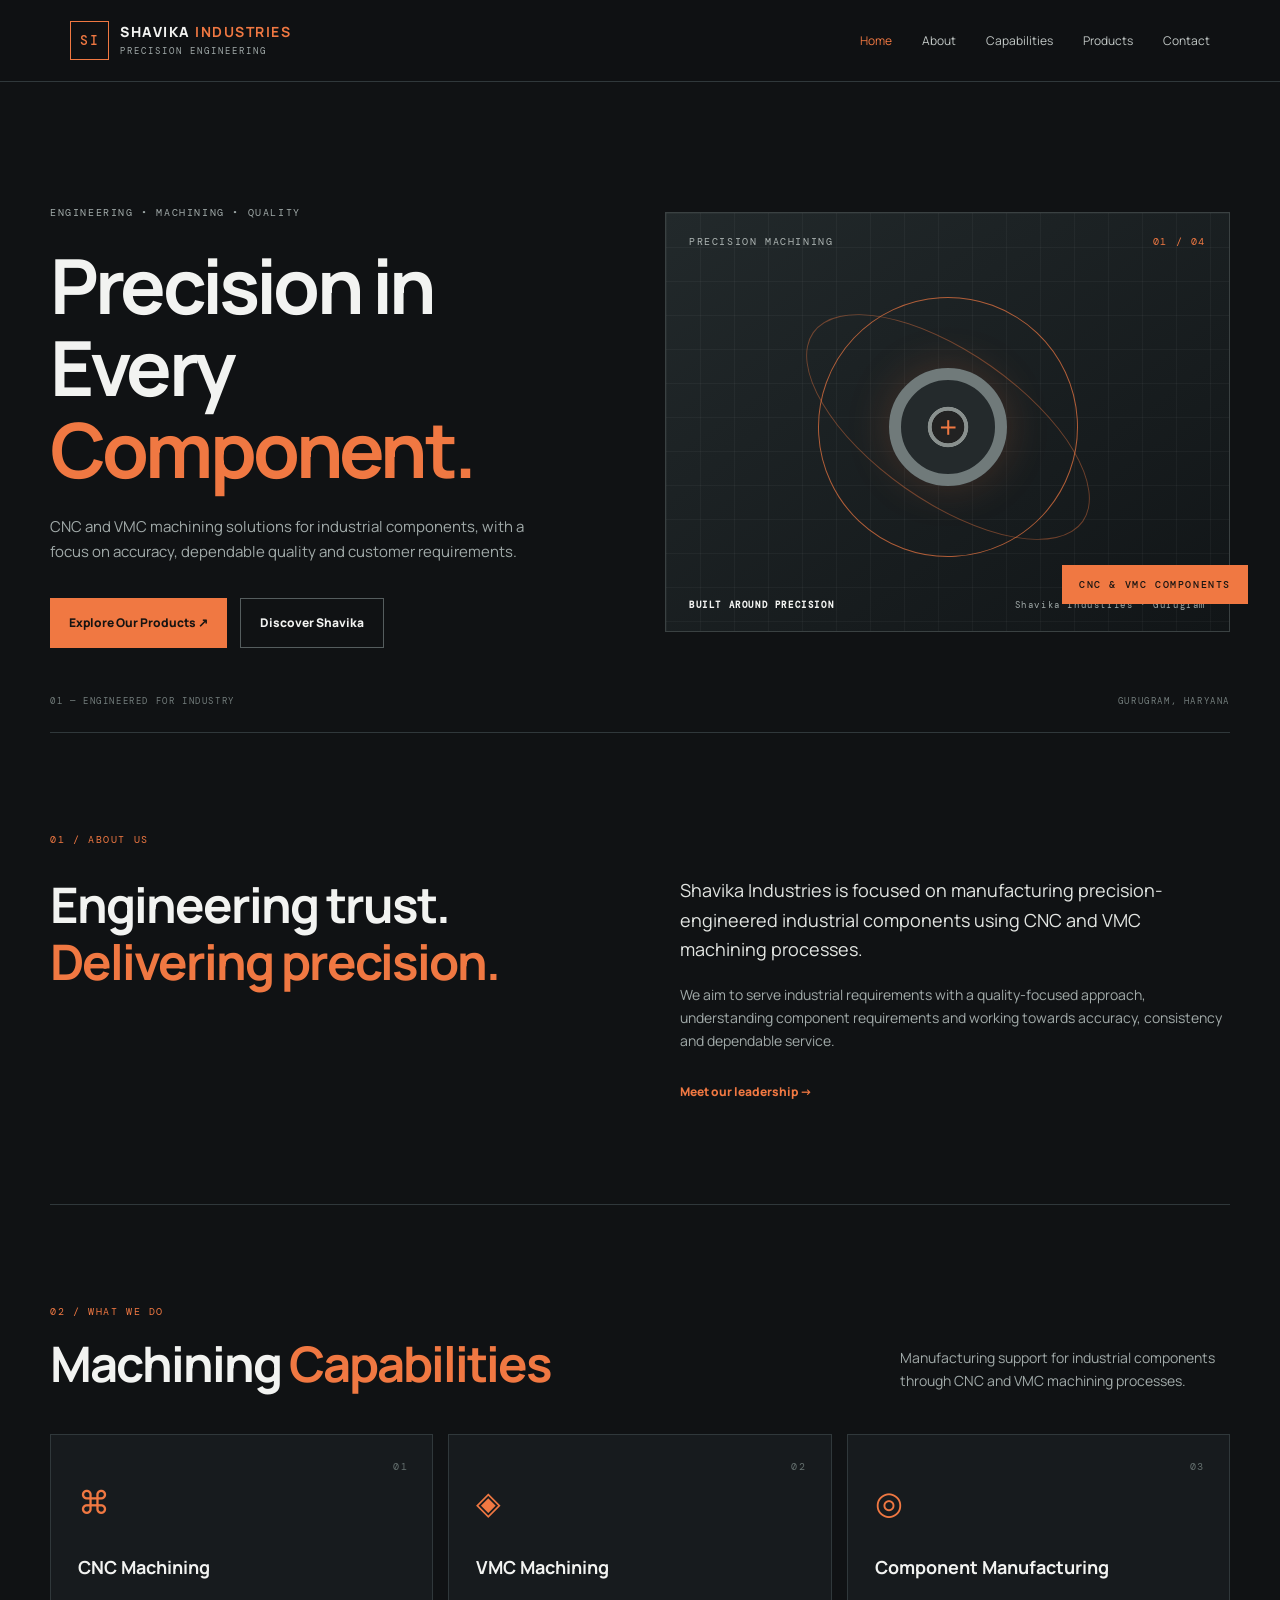
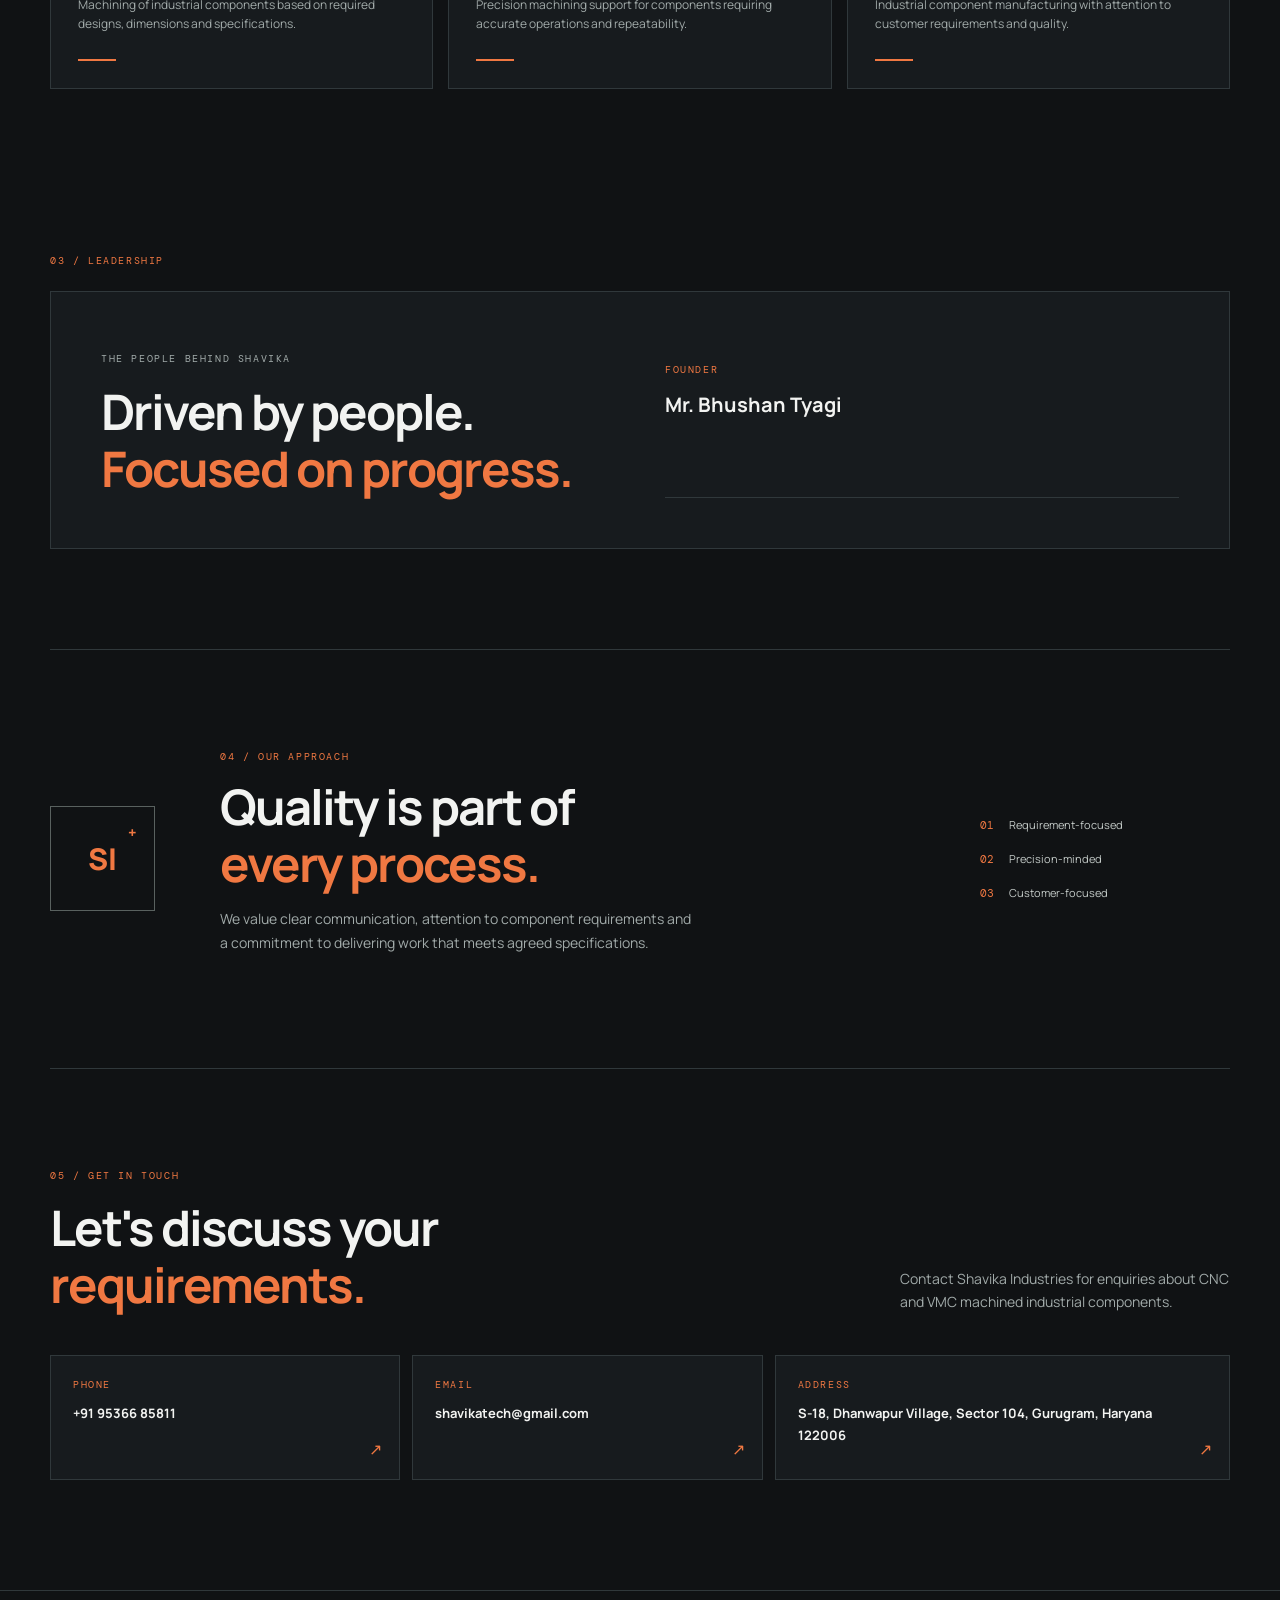
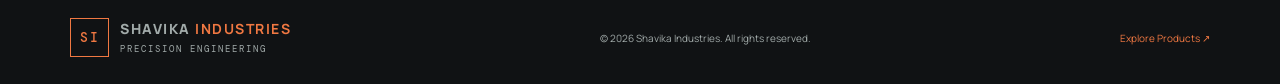
<file: index.html>
<!DOCTYPE html>
<html lang="en">
<head>
  <meta charset="UTF-8">
  <meta name="viewport" content="width=device-width, initial-scale=1.0">
  <meta name="description" content="Shavika Industries - Precision CNC and VMC machined industrial components in Gurugram, Haryana.">
  <title>Shavika Industries | Precision Engineering</title>
  <link rel="stylesheet" href="style.css">
</head>
<body>

<header class="site-header">
  <a class="brand" href="index.html">
    <span class="brand-mark">SI</span>
    <span>SHAVIKA <b>INDUSTRIES</b>
      <small>PRECISION ENGINEERING</small>
    </span>
  </a>

  <button class="menu-toggle" aria-label="Toggle navigation">☰</button>

  <nav class="nav">
    <a class="active" href="index.html">Home</a>
    <a href="#about">About</a>
    <a href="#capabilities">Capabilities</a>
    <a href="products.html">Products</a>
    <a href="#contact">Contact</a>
  </nav>
</header>

<main>
  <section class="hero">
    <div class="hero-content">
      <p class="eyebrow">ENGINEERING • MACHINING • QUALITY</p>

      <h1>Precision in Every<br><em>Component.</em></h1>

      <p class="hero-copy">
        CNC and VMC machining solutions for industrial components,
        with a focus on accuracy, dependable quality and customer requirements.
      </p>

      <div class="hero-actions">
        <a class="btn btn-primary" href="products.html">
          Explore Our Products ↗
        </a>
        <a class="btn btn-outline" href="#about">
          Discover Shavika
        </a>
      </div>
    </div>

    <div class="hero-visual">
      <div class="visual-frame">
        <div class="visual-grid"></div>
        <div class="machine-label">
          PRECISION MACHINING <span>01 / 04</span>
        </div>

        <div class="hero-graphic">
          <div class="ring ring-one"></div>
          <div class="ring ring-two"></div>
          <div class="core"></div>
          <div class="crosshair">+</div>
        </div>

        <div class="visual-caption">
          <b>BUILT AROUND PRECISION</b>
          <span>Shavika Industries · Gurugram</span>
        </div>
      </div>
      <div class="floating-tag">CNC & VMC COMPONENTS</div>
    </div>

    <div class="hero-bottom">
      <span>01 — ENGINEERED FOR INDUSTRY</span>
      <span>GURUGRAM, HARYANA</span>
    </div>
  </section>

  <section class="intro section" id="about">
    <div class="section-kicker">01 / ABOUT US</div>

    <div class="intro-grid">
      <h2>Engineering trust.<br><em>Delivering precision.</em></h2>

      <div>
        <p class="lead">
          Shavika Industries is focused on manufacturing
          precision-engineered industrial components using
          CNC and VMC machining processes.
        </p>

        <p>
          We aim to serve industrial requirements with a
          quality-focused approach, understanding component
          requirements and working towards accuracy,
          consistency and dependable service.
        </p>

        <a class="text-link" href="#leadership">
          Meet our leadership →
        </a>
      </div>
    </div>
  </section>

  <section class="capabilities section" id="capabilities">
    <div class="section-heading">
      <div>
        <div class="section-kicker">02 / WHAT WE DO</div>
        <h2>Machining <em>Capabilities</em></h2>
      </div>

      <p>
        Manufacturing support for industrial components
        through CNC and VMC machining processes.
      </p>
    </div>

    <div class="capability-grid">
      <article class="cap-card">
        <span class="cap-number">01</span>
        <div class="cap-icon">⌘</div>
        <h3>CNC Machining</h3>
        <p>
          Machining of industrial components based on
          required designs, dimensions and specifications.
        </p>
        <span class="card-line"></span>
      </article>

      <article class="cap-card">
        <span class="cap-number">02</span>
        <div class="cap-icon">◈</div>
        <h3>VMC Machining</h3>
        <p>
          Precision machining support for components
          requiring accurate operations and repeatability.
        </p>
        <span class="card-line"></span>
      </article>

      <article class="cap-card">
        <span class="cap-number">03</span>
        <div class="cap-icon">◎</div>
        <h3>Component Manufacturing</h3>
        <p>
          Industrial component manufacturing with attention
          to customer requirements and quality.
        </p>
        <span class="card-line"></span>
      </article>
    </div>
  </section>

  <section class="leadership section" id="leadership">
    <div class="section-kicker">03 / LEADERSHIP</div>

    <div class="leadership-panel">
      <div>
        <p class="eyebrow">THE PEOPLE BEHIND SHAVIKA</p>
        <h2>Driven by people.<br><em>Focused on progress.</em></h2>
      </div>

      <div class="leaders">
    <div class="leader">
        <span>FOUNDER</span>
        <h3>Mr. Bhushan Tyagi</h3>
    </div>
</div>
</div>
</section>

  <section class="quality section">
    <div class="quality-mark">SI<span>+</span></div>

    <div>
      <div class="section-kicker">04 / OUR APPROACH</div>
      <h2>Quality is part of<br><em>every process.</em></h2>
      <p>
        We value clear communication, attention to component
        requirements and a commitment to delivering work
        that meets agreed specifications.
      </p>
    </div>

    <div class="quality-points">
      <div><b>01</b><span>Requirement-focused</span></div>
      <div><b>02</b><span>Precision-minded</span></div>
      <div><b>03</b><span>Customer-focused</span></div>
    </div>
  </section>

  <section class="contact section" id="contact">
    <div class="section-heading">
      <div>
        <div class="section-kicker">05 / GET IN TOUCH</div>
        <h2>Let's discuss your<br><em>requirements.</em></h2>
      </div>

      <p>
        Contact Shavika Industries for enquiries about
        CNC and VMC machined industrial components.
      </p>
    </div>

    <div class="contact-grid">
      <a class="contact-card" href="tel:+919536685811">
        <span>PHONE</span>
        <b>+91 95366 85811</b>
        <i>↗</i>
      </a>

      <a class="contact-card" href="mailto:shavikatech@gmail.com">
        <span>EMAIL</span>
        <b>shavikatech@gmail.com</b>
        <i>↗</i>
      </a>

      <a class="contact-card"
         target="_blank"
         rel="noopener"
         href="https://www.google.com/maps/search/?api=1&query=S-18%2C%20Dhanwapur%20Village%2C%20Sector%20104%2C%20Gurugram%2C%20Haryana%20122006">
        <span>ADDRESS</span>
        <b>S-18, Dhanwapur Village, Sector 104, Gurugram, Haryana 122006</b>
        <i>↗</i>
      </a>
    </div>
  </section>
</main>

<footer class="footer">
  <a class="brand" href="index.html">
    <span class="brand-mark">SI</span>
    <span>SHAVIKA <b>INDUSTRIES</b>
      <small>PRECISION ENGINEERING</small>
    </span>
  </a>

  <span>© <span id="year"></span> Shavika Industries. All rights reserved.</span>
  <a href="products.html">Explore Products ↗</a>
</footer>

<script src="script.js"></script>
</body>
</html>
</file>
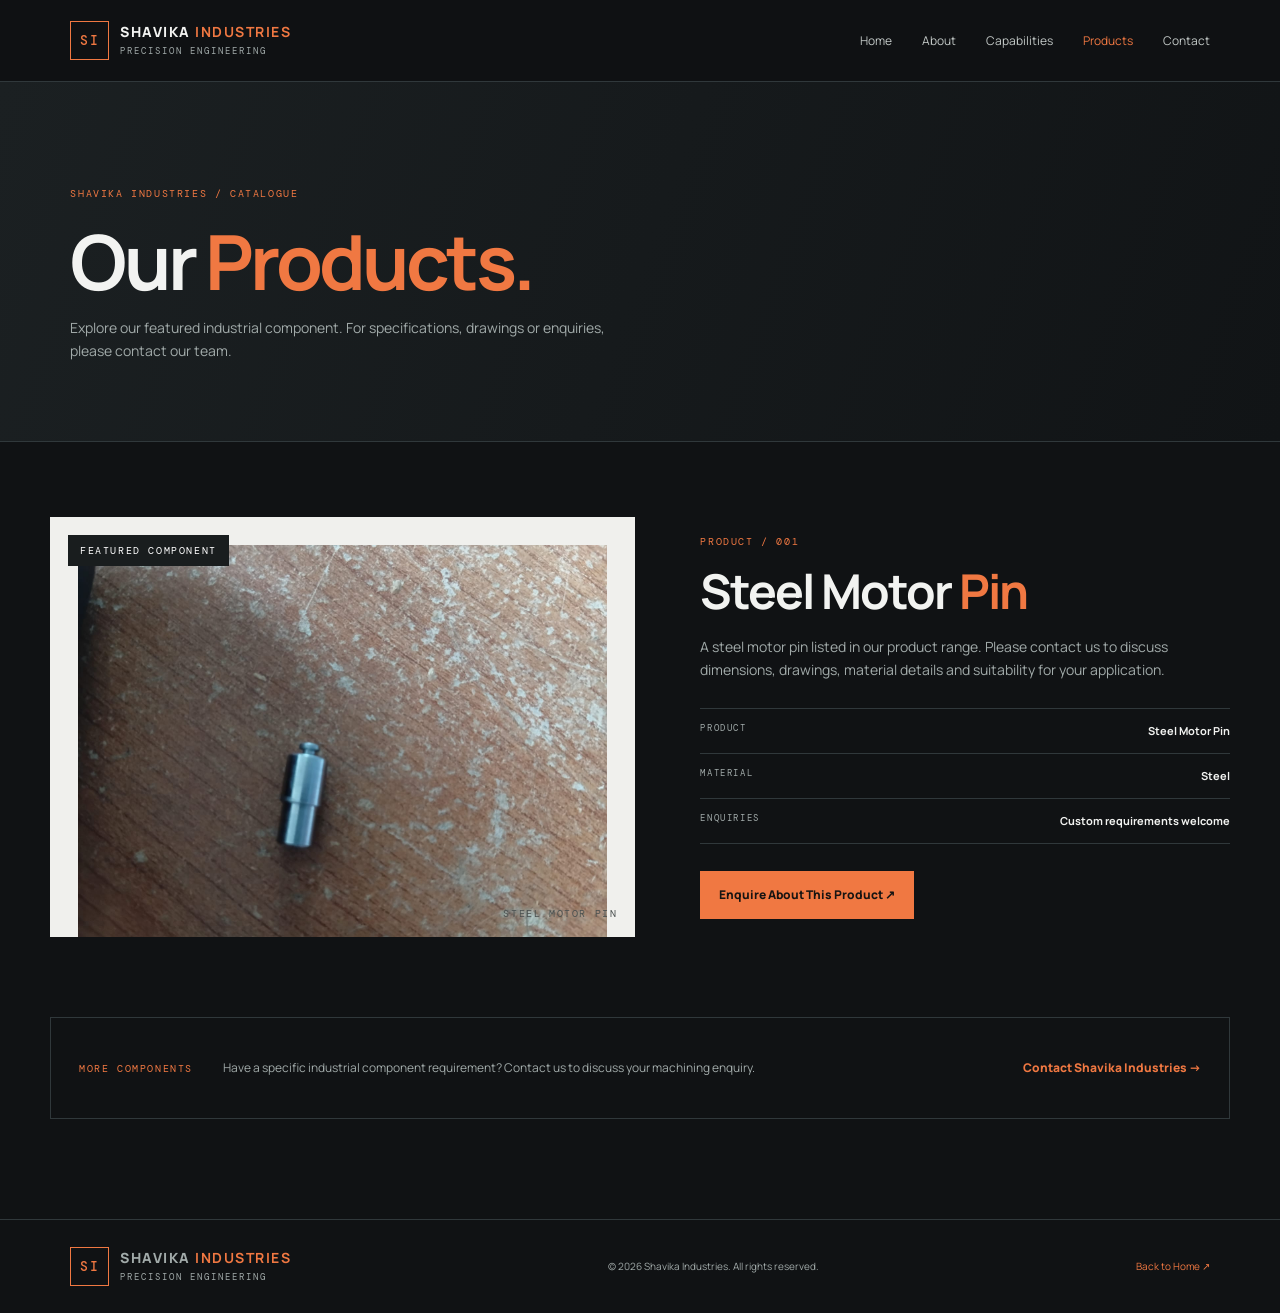
<file: products.html>
<!DOCTYPE html>
<html lang="en">
<head>
  <meta charset="UTF-8">
  <meta name="viewport" content="width=device-width, initial-scale=1.0">
  <meta name="description" content="Explore industrial components from Shavika Industries.">
  <title>Our Products | Shavika Industries</title>
  <link rel="stylesheet" href="style.css">
</head>
<body>

<header class="site-header">
  <a class="brand" href="index.html">
    <span class="brand-mark">SI</span>
    <span>SHAVIKA <b>INDUSTRIES</b>
      <small>PRECISION ENGINEERING</small>
    </span>
  </a>

  <button class="menu-toggle" aria-label="Toggle navigation">☰</button>

  <nav class="nav">
    <a href="index.html">Home</a>
    <a href="index.html#about">About</a>
    <a href="index.html#capabilities">Capabilities</a>
    <a class="active" href="products.html">Products</a>
    <a href="index.html#contact">Contact</a>
  </nav>
</header>

<main>
  <section class="page-hero">
    <div class="section-kicker">SHAVIKA INDUSTRIES / CATALOGUE</div>
    <h1>Our <em>Products.</em></h1>
    <p>
      Explore our featured industrial component.
      For specifications, drawings or enquiries,
      please contact our team.
    </p>
  </section>

  <section class="products-section section">
    <div class="product-layout">

      <div class="product-image-wrap">
        <span class="product-label">FEATURED COMPONENT</span>

        <img
          src="motor-pin.png"
          alt="Steel Motor Pin"
          onerror="this.alt='Product image unavailable'; this.style.display='none'; this.parentElement.classList.add('image-error');"
        >

        <span class="image-note">STEEL MOTOR PIN</span>
      </div>

      <div class="product-info">
        <div class="section-kicker">PRODUCT / 001</div>

        <h2>Steel Motor <em>Pin</em></h2>

        <p>
          A steel motor pin listed in our product range.
          Please contact us to discuss dimensions, drawings,
          material details and suitability for your application.
        </p>

        <div class="spec-list">
          <div>
            <span>PRODUCT</span>
            <b>Steel Motor Pin</b>
          </div>

          <div>
            <span>MATERIAL</span>
            <b>Steel</b>
          </div>

          <div>
            <span>ENQUIRIES</span>
            <b>Custom requirements welcome</b>
          </div>
        </div>

        <a class="btn btn-primary"
           href="mailto:shavikatech@gmail.com?subject=Steel%20Motor%20Pin%20Enquiry">
          Enquire About This Product ↗
        </a>
      </div>

    </div>

    <div class="catalogue-note">
      <span>MORE COMPONENTS</span>
      <p>
        Have a specific industrial component requirement?
        Contact us to discuss your machining enquiry.
      </p>
      <a class="text-link" href="index.html#contact">
        Contact Shavika Industries →
      </a>
    </div>
  </section>
</main>

<footer class="footer">
  <a class="brand" href="index.html">
    <span class="brand-mark">SI</span>
    <span>SHAVIKA <b>INDUSTRIES</b>
      <small>PRECISION ENGINEERING</small>
    </span>
  </a>

  <span>© <span id="year"></span> Shavika Industries. All rights reserved.</span>
  <a href="index.html">Back to Home ↗</a>
</footer>

<script src="script.js"></script>
</body>
</html>
</file>
<file: style.css>
@import url('https://fonts.googleapis.com/css2?family=DM+Mono:wght@400;500&family=Manrope:wght@400;500;600;700;800&display=swap');

:root {
  --bg: #101214;
  --panel: #171b1e;
  --text: #f2f3f1;
  --muted: #a1aaa9;
  --line: #30383b;
  --accent: #f07842;
  --accent2: #ff9a68;
  --max: 1180px;
}

* {
  box-sizing: border-box;
}

html {
  scroll-behavior: smooth;
  scroll-padding-top: 90px;
}

body {
  margin: 0;
  background: var(--bg);
  color: var(--text);
  font-family: Manrope, Arial, sans-serif;
  line-height: 1.65;
}

a {
  color: inherit;
  text-decoration: none;
}

.site-header {
  height: 82px;
  padding: 0 max(calc((100% - var(--max))/2), 5.5%);
  display: flex;
  align-items: center;
  justify-content: space-between;
  border-bottom: 1px solid var(--line);
  background: rgba(16,18,20,.96);
  position: sticky;
  top: 0;
  z-index: 10;
  backdrop-filter: blur(12px);
}

.brand {
  display: flex;
  align-items: center;
  gap: 11px;
  font-size: 14px;
  font-weight: 800;
  letter-spacing: 1.5px;
  line-height: 1.2;
}

.brand b {
  color: var(--accent);
}

.brand small {
  display: block;
  color: var(--muted);
  font: 9px 'DM Mono', monospace;
  letter-spacing: 2px;
  margin-top: 5px;
}

.brand-mark {
  display: grid;
  place-items: center;
  width: 39px;
  height: 39px;
  border: 1px solid var(--accent);
  color: var(--accent);
  font: 500 13px 'DM Mono', monospace;
}

.nav {
  display: flex;
  gap: 30px;
  align-items: center;
}

.nav a {
  font-size: 12px;
  color: #c2c8c6;
  transition: .2s;
}

.nav a:hover,
.nav a.active {
  color: var(--accent);
}

.menu-toggle {
  display: none;
  background: none;
  color: white;
  border: 1px solid var(--line);
  padding: 8px 12px;
  font-size: 20px;
}

/* HOME HERO */

.hero {
  max-width: var(--max);
  min-height: 650px;
  margin: auto;
  padding: 100px 0 70px;
  position: relative;
  display: grid;
  grid-template-columns: 1fr 1fr;
  align-items: center;
  gap: 50px;
}

.eyebrow,
.section-kicker,
.machine-label,
.visual-caption,
.hero-bottom,
.floating-tag,
.cap-number,
.leader > span,
.contact-card > span,
.spec-list span,
.product-label,
.image-note,
.catalogue-note > span {
  font: 10px 'DM Mono', monospace;
  letter-spacing: 1.6px;
}

.eyebrow {
  color: var(--muted);
}

.hero h1,
.page-hero h1 {
  font-size: clamp(48px, 6vw, 76px);
  line-height: 1.08;
  letter-spacing: -3.8px;
  margin: 25px 0;
}

.hero h1 em,
h2 em,
.page-hero h1 em {
  font-style: normal;
  color: var(--accent);
}

.hero-copy {
  max-width: 490px;
  color: var(--muted);
  font-size: 15px;
}

.hero-actions {
  display: flex;
  gap: 13px;
  margin-top: 34px;
  flex-wrap: wrap;
}

.btn {
  display: inline-flex;
  align-items: center;
  gap: 22px;
  padding: 14px 19px;
  font-size: 12px;
  font-weight: 800;
  transition: .2s;
}

.btn-primary {
  background: var(--accent);
  color: #171412;
}

.btn-primary:hover {
  background: var(--accent2);
  transform: translateY(-2px);
}

.btn-outline {
  border: 1px solid #555d5e;
  color: var(--text);
}

.btn-outline:hover {
  border-color: var(--accent);
  color: var(--accent);
}

/* HERO GRAPHIC */

.hero-visual {
  position: relative;
}

.visual-frame {
  height: 420px;
  border: 1px solid #3a4142;
  background: linear-gradient(145deg,#22292b,#111517);
  position: relative;
  overflow: hidden;
}

.visual-grid {
  position: absolute;
  inset: 0;
  background-image:
    linear-gradient(rgba(255,255,255,.035) 1px,transparent 1px),
    linear-gradient(90deg,rgba(255,255,255,.035) 1px,transparent 1px);
  background-size: 34px 34px;
}

.machine-label {
  position: absolute;
  top: 22px;
  left: 23px;
  right: 23px;
  color: #adb5b3;
  display: flex;
  justify-content: space-between;
}

.machine-label span {
  color: var(--accent);
}

.hero-graphic {
  position: absolute;
  inset: 60px 20px 50px;
  display: grid;
  place-items: center;
}

.ring {
  position: absolute;
  border: 1px solid rgba(240,120,66,.7);
  border-radius: 50%;
}

.ring-one {
  width: 260px;
  height: 260px;
  transform: rotate(-25deg);
}

.ring-two {
  width: 330px;
  height: 150px;
  border-color: rgba(240,120,66,.4);
  transform: rotate(35deg);
}

.core {
  width: 118px;
  height: 118px;
  border: 12px solid #707a7a;
  border-radius: 50%;
  background: radial-gradient(circle,#222 0 24%,#89908e 25% 30%,#242a2c 31%);
  box-shadow: 0 0 45px #f0784233;
}

.crosshair {
  position: absolute;
  color: var(--accent);
  font-size: 32px;
}

.visual-caption {
  position: absolute;
  bottom: 20px;
  left: 23px;
  right: 23px;
  display: flex;
  justify-content: space-between;
  color: var(--text);
  font-size: 9px;
}

.visual-caption span {
  color: var(--muted);
}

.floating-tag {
  position: absolute;
  bottom: 28px;
  right: -18px;
  background: var(--accent);
  color: #191512;
  padding: 13px 17px;
  font-weight: 500;
}

.hero-bottom {
  position: absolute;
  bottom: 25px;
  left: 0;
  right: 0;
  display: flex;
  justify-content: space-between;
  color: #737d7c;
  font-size: 9px;
}

/* GENERAL SECTIONS */

.section {
  max-width: var(--max);
  margin: auto;
  padding: 100px 0;
}

.intro {
  border-top: 1px solid var(--line);
}

.section-kicker {
  color: var(--accent);
}

.intro-grid {
  display: grid;
  grid-template-columns: 1fr 1fr;
  gap: 80px;
  margin-top: 30px;
}

.intro h2,
.section-heading h2,
.leadership h2,
.quality h2,
.product-info h2 {
  font-size: clamp(34px,4vw,49px);
  letter-spacing: -2px;
  line-height: 1.17;
  margin: 0;
}

.intro-grid p,
.section-heading > p,
.quality p,
.product-info > p {
  color: var(--muted);
  font-size: 14px;
}

.intro-grid .lead {
  font-size: 18px;
  color: #e2e5e2;
  margin-top: 0;
}

.text-link {
  display: inline-block;
  color: var(--accent);
  font-size: 12px;
  font-weight: 800;
  margin-top: 16px;
}

/* CAPABILITIES */

.capabilities {
  border-top: 1px solid var(--line);
}

.section-heading {
  display: flex;
  align-items: end;
  justify-content: space-between;
  gap: 35px;
  margin-bottom: 42px;
}

.section-heading > p {
  max-width: 330px;
  margin: 0;
}

.section-heading h2 {
  margin-top: 17px;
}

.capability-grid {
  display: grid;
  grid-template-columns: repeat(3,1fr);
  gap: 15px;
}

.cap-card {
  background: var(--panel);
  border: 1px solid var(--line);
  padding: 27px;
  min-height: 250px;
  position: relative;
}

.cap-number {
  position: absolute;
  right: 24px;
  top: 25px;
  color: #65706f;
}

.cap-icon {
  color: var(--accent);
  font-size: 32px;
  margin: 14px 0 24px;
}

.cap-card h3 {
  font-size: 18px;
  margin: 0 0 10px;
}

.cap-card p {
  font-size: 12px;
  color: var(--muted);
}

.card-line {
  display: block;
  width: 38px;
  height: 2px;
  background: var(--accent);
  margin-top: 25px;
}

/* LEADERSHIP */

.leadership {
  padding-top: 65px;
}

.leadership-panel {
  margin-top: 24px;
  padding: 50px;
  background: var(--panel);
  border: 1px solid var(--line);
  display: grid;
  grid-template-columns: 1fr 1fr;
  gap: 50px;
}

.leadership h2 {
  margin-top: 18px;
}

.leaders {
  display: grid;
  gap: 14px;
}

.leader {
  border-bottom: 1px solid var(--line);
  padding: 12px 0 20px;
}

.leader > span {
  color: var(--accent);
}

.leader h3 {
  font-size: 20px;
  margin: 7px 0 0;
}

/* QUALITY */

.quality {
  display: grid;
  grid-template-columns: 130px 1fr 250px;
  gap: 40px;
  align-items: center;
  border-top: 1px solid var(--line);
  border-bottom: 1px solid var(--line);
}

.quality-mark {
  width: 105px;
  height: 105px;
  border: 1px solid #59615f;
  display: grid;
  place-items: center;
  font-size: 30px;
  font-weight: 800;
  color: var(--accent);
  position: relative;
}

.quality-mark span {
  font-size: 15px;
  position: absolute;
  right: 17px;
  top: 14px;
}

.quality h2 {
  margin: 15px 0;
}

.quality p {
  max-width: 480px;
}

.quality-points {
  display: grid;
  gap: 16px;
}

.quality-points div {
  display: flex;
  gap: 15px;
  align-items: center;
  font-size: 11px;
  color: #c4cbc8;
}

.quality-points b {
  color: var(--accent);
  font: 11px 'DM Mono', monospace;
}

/* CONTACT */

.contact {
  padding-bottom: 110px;
}

.contact-grid {
  display: grid;
  grid-template-columns: 1fr 1fr 1.3fr;
  gap: 12px;
}

.contact-card {
  background: var(--panel);
  border: 1px solid var(--line);
  padding: 22px;
  min-height: 125px;
  position: relative;
  display: flex;
  flex-direction: column;
  gap: 12px;
  transition: .2s;
}

.contact-card:hover {
  border-color: var(--accent);
  transform: translateY(-3px);
}

.contact-card > span {
  color: var(--accent);
}

.contact-card b {
  font-size: 13px;
  overflow-wrap: anywhere;
  padding-right: 12px;
}

.contact-card i {
  position: absolute;
  right: 17px;
  bottom: 17px;
  color: var(--accent);
  font-style: normal;
}

/* FOOTER */

.footer {
  border-top: 1px solid var(--line);
  padding: 27px max(calc((100% - var(--max))/2),5.5%);
  display: flex;
  align-items: center;
  justify-content: space-between;
  gap: 20px;
  color: var(--muted);
  font-size: 10px;
}

.footer > a:last-child {
  color: var(--accent);
}

/* PRODUCTS PAGE */

.page-hero {
  padding: 105px max(calc((100% - var(--max))/2),5.5%) 65px;
  background: linear-gradient(110deg,#1b2022,#111416);
  border-bottom: 1px solid var(--line);
}

.page-hero h1 {
  margin: 20px 0 12px;
}

.page-hero p {
  max-width: 570px;
  color: var(--muted);
  font-size: 14px;
}

.products-section {
  padding-top: 75px;
}

.product-layout {
  display: grid;
  grid-template-columns: 1.05fr .95fr;
  gap: 65px;
  align-items: center;
}

.product-image-wrap {
  height: 420px;
  background: #f0f0ed;
  position: relative;
  display: grid;
  place-items: center;
  overflow: hidden;
}

.product-image-wrap img {
  width: 100%;
  height: 100%;
  object-fit: contain;
  padding: 28px;
}

.product-label {
  position: absolute;
  top: 18px;
  left: 18px;
  background: #191d1e;
  color: #fff;
  padding: 9px 12px;
  z-index: 1;
}

.image-note {
  position: absolute;
  bottom: 17px;
  right: 18px;
  color: #4b5150;
}

.product-info h2 {
  font-size: 48px;
  margin: 15px 0;
}

.product-info > p {
  max-width: 470px;
}

.spec-list {
  border-top: 1px solid var(--line);
  margin: 27px 0;
}

.spec-list div {
  display: flex;
  justify-content: space-between;
  gap: 20px;
  padding: 13px 0;
  border-bottom: 1px solid var(--line);
}

.spec-list span {
  color: var(--muted);
  font-size: 9px;
}

.spec-list b {
  font-size: 11px;
  text-align: right;
}

.catalogue-note {
  margin-top: 80px;
  border: 1px solid var(--line);
  padding: 28px;
  display: flex;
  align-items: center;
  gap: 30px;
  flex-wrap: wrap;
}

.catalogue-note > span {
  color: var(--accent);
}

.catalogue-note p {
  color: var(--muted);
  font-size: 12px;
  flex: 1;
  min-width: 220px;
}

.catalogue-note .text-link {
  margin: 0;
}

/* MOBILE RESPONSIVE */

@media(max-width:1250px) {
  .hero,
  .section {
    margin-left: 5.5%;
    margin-right: 5.5%;
  }
}

@media(max-width:760px) {
  .site-header {
    height: 72px;
  }

  .menu-toggle {
    display: block;
  }

  .nav {
    display: none;
    position: absolute;
    top: 71px;
    left: 0;
    right: 0;
    background: #171b1e;
    padding: 20px 6%;
    border-bottom: 1px solid var(--line);
    flex-direction: column;
    align-items: flex-start;
    gap: 18px;
  }

  .nav.open {
    display: flex;
  }

  .hero {
    display: block;
    padding-top: 70px;
    padding-bottom: 90px;
    min-height: 0;
  }

  .hero h1 {
    font-size: 53px;
  }

  .hero-visual {
    margin-top: 55px;
  }

  .visual-frame {
    height: 340px;
  }

  .floating-tag {
    right: -5px;
    bottom: 15px;
  }

  .hero-bottom {
    bottom: 25px;
    font-size: 8px;
  }

  .section {
    padding: 70px 0;
  }

  .intro-grid,
  .leadership-panel,
  .product-layout {
    grid-template-columns: 1fr;
    gap: 28px;
  }

  .section-heading {
    display: block;
  }

  .section-heading > p {
    margin-top: 20px;
  }

  .capability-grid {
    grid-template-columns: 1fr;
  }

  .cap-card {
    min-height: 210px;
  }

  .leadership-panel {
    padding: 28px;
  }

  .quality {
    grid-template-columns: 75px 1fr;
    gap: 20px;
  }

  .quality-mark {
    width: 70px;
    height: 70px;
    font-size: 22px;
  }

  .quality-points {
    grid-column: 2;
  }

  .contact-grid {
    grid-template-columns: 1fr;
  }

  .contact-card {
    min-height: 105px;
  }

  .footer {
    flex-direction: column;
    align-items: flex-start;
    padding: 25px 6%;
  }

  .page-hero {
    padding-top: 75px;
    padding-bottom: 50px;
  }

  .page-hero h1 {
    font-size: 55px;
  }

  .product-layout {
    gap: 35px;
  }

  .product-image-wrap {
    height: 320px;
  }

  .product-info h2 {
    font-size: 40px;
  }

  .catalogue-note {
    display: block;
  }

  .catalogue-note p {
    margin: 12px 0;
  }

  .catalogue-note .text-link {
    margin-top: 8px;
  }
}
</file>
